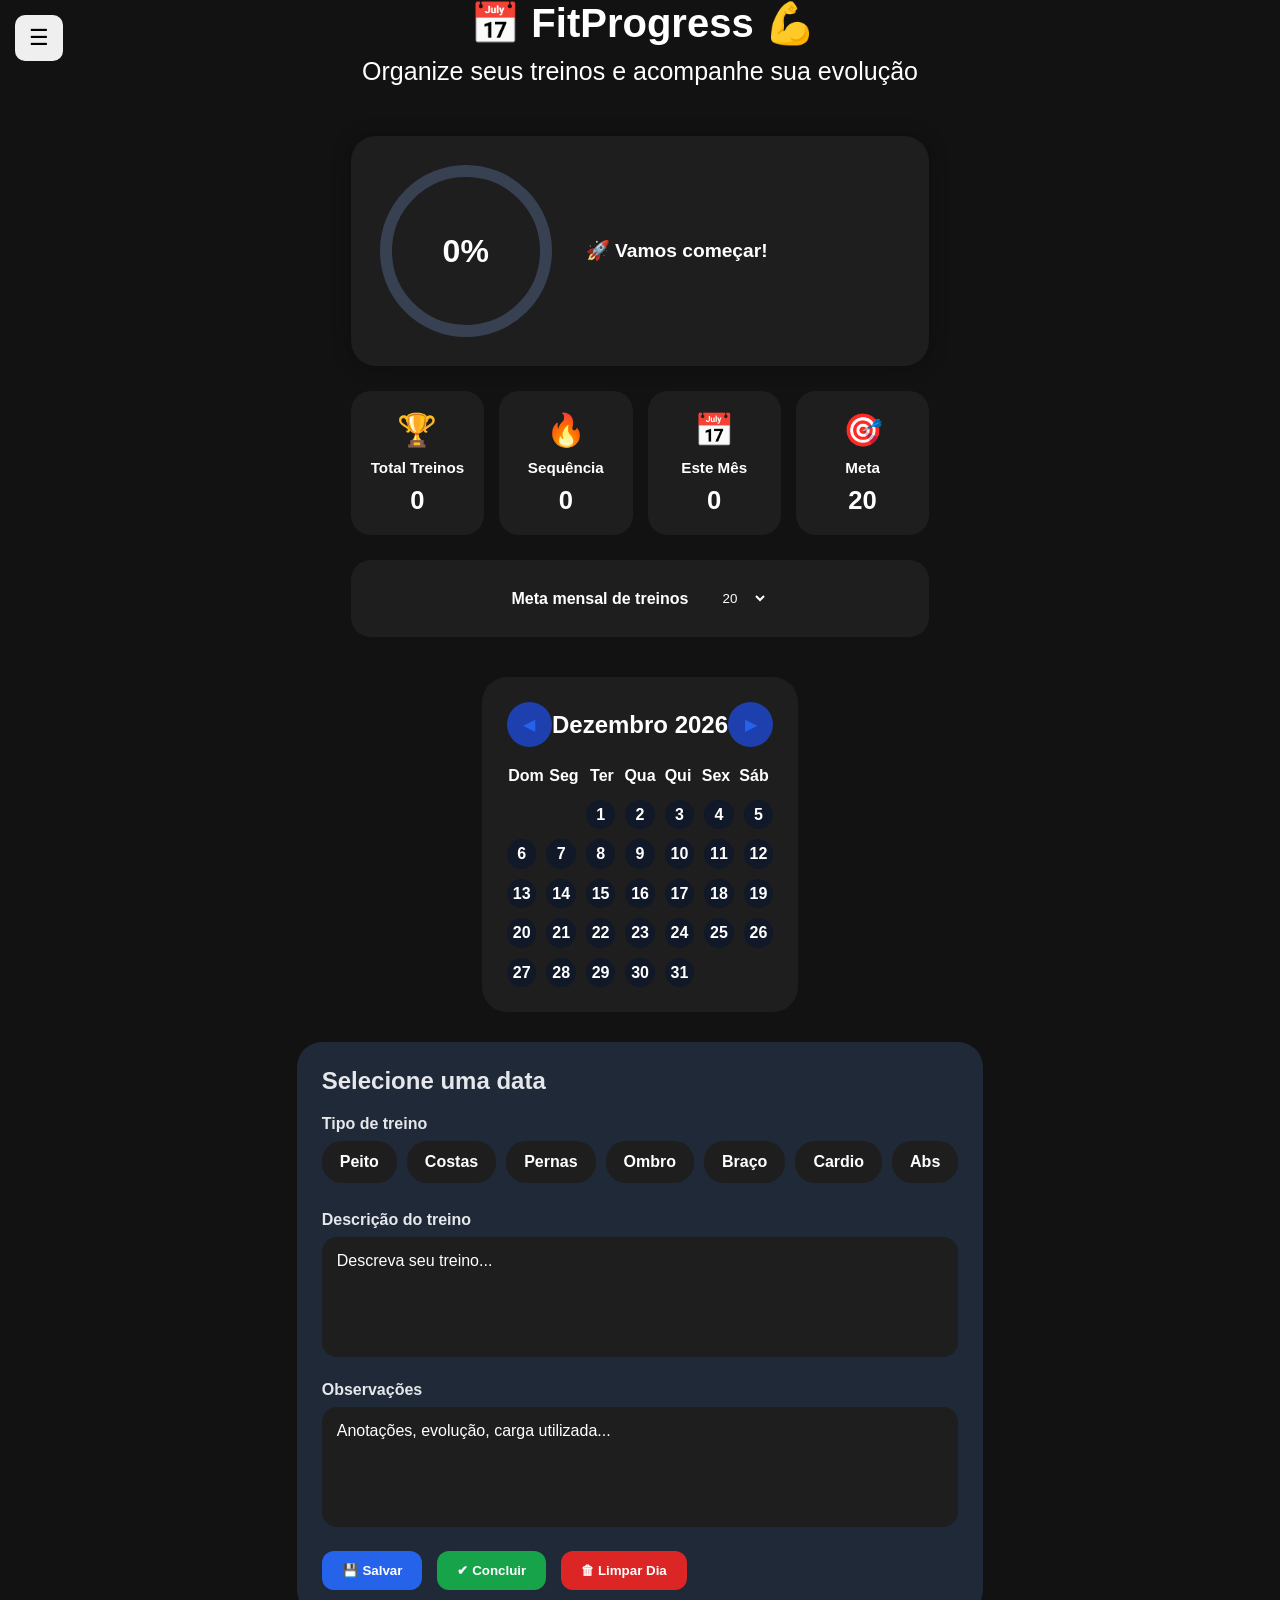
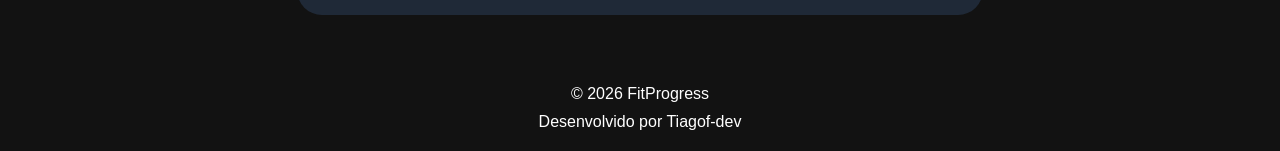
<file: index.html>
<!DOCTYPE html>
<html lang="pt-BR">

<head>

    <meta charset="UTF-8">

    <meta
        name="viewport"
        content="width=device-width, initial-scale=1.0">

    <title>FitProgress</title>
    <link rel="stylesheet" href="style.css">

    <meta name="theme-color" content="#4CAF50">

    <link rel="manifest" href="manifest.json">

</head>

<body class="dark-theme">

    <header class="header">

        <h1>📅 FitProgress 💪</h1>

        <p>
            Organize seus treinos e acompanhe sua evolução
        </p>

        <button id="menuBtn" aria-label="Abrir menu">
            ☰
        </button>

    </header>

    <aside id="sidebar">

        <nav class="sidebar-nav" aria-label="Navegação principal">

            <a
                class="sidebar-link active"
                href="index.html"
                aria-current="page">

                🏠 Início

            </a>

            <a
                class="sidebar-link"
                href="historico.html">

                📚 Histórico

            </a>

        </nav>

        <hr>

        <button id="lightTheme">
            ☀️ Tema Claro
        </button>

        <button id="darkTheme">
            🌙 Tema Escuro
        </button>

    </aside>

    <main>

    <!-- DASHBOARD -->

    <section id="homePage" class="page active">

            <section class="dashboard">

                <div class="dashboard-top">

                    <div class="progress-card">

                        <div class="circle-container">

                            <svg
                                class="progress-svg"
                                width="180"
                                height="180">

                                <circle
                                    class="circle-bg"
                                    cx="90"
                                    cy="90"
                                    r="80">
                                </circle>

                                <circle
                                    class="circle-progress"
                                    cx="90"
                                    cy="90"
                                    r="80">
                                </circle>

                            </svg>

                            <div id="progressPercent">

                                0%

                            </div>

                        </div>

                        <div
                            id="motivationalMessage"
                            class="motivational-message">

                            🚀 Vamos começar!

                        </div>

                    </div>

                </div>

                <div class="stats-grid">

                    <div class="stat-card">

                        <span class="stat-icon">
                            🏆
                        </span>

                        <h3>Total Treinos</h3>

                        <p id="totalTreinos">
                            0
                        </p>

                    </div>

                    <div class="stat-card">

                        <span class="stat-icon">
                            🔥
                        </span>

                        <h3>Sequência</h3>

                        <p id="sequenciaAtual">
                            0
                        </p>

                    </div>

                    <div class="stat-card">

                        <span class="stat-icon">
                            📅
                        </span>

                        <h3>Este Mês</h3>

                        <p id="treinosMes">
                            0
                        </p>

                    </div>

                    <div class="stat-card">

                        <span class="stat-icon">
                            🎯
                        </span>

                        <h3>Meta</h3>

                        <p id="metaAtual">
                            20
                        </p>

                    </div>

                </div>

                <!-- META -->

                <div class="meta-card">

                    <label for="metaMensal">

                        Meta mensal de treinos

                    </label>

                    <select id="metaMensal">

                        <option value="10">10</option>

                        <option value="15">15</option>

                        <option
                            value="20"
                            selected>

                            20

                        </option>

                        <option value="25">25</option>

                        <option value="30">30</option>

                    </select>

                </div>

            </section>

            <!-- CALENDÁRIO -->

            <section class="calendar-section">

                <div class="calendar-header">

                    <button
                        id="prevMonth"
                        class="month-btn">

                        ◀

                    </button>

                    <h2 id="monthYear">

                        Junho 2026

                    </h2>

                    <button
                        id="nextMonth"
                        class="month-btn">

                        ▶

                    </button>

                </div>

                <div class="weekdays">

                    <div>Dom</div>
                    <div>Seg</div>
                    <div>Ter</div>
                    <div>Qua</div>
                    <div>Qui</div>
                    <div>Sex</div>
                    <div>Sáb</div>

                </div>

                <div id="calendar">

                </div>

            </section>

            <!-- DIA SELECIONADO -->

            <section class="selected-day-card">

                <h2 id="selectedDate">

                    Selecione uma data

                </h2>

                <div class="form-group">

                    <label>

                        Tipo de treino

                    </label>

                    <div class="treinos-grid">

                        <label class="chip">
                            <input type="checkbox" value="Peito">
                            <span>Peito</span>
                        </label>

                        <label class="chip">
                            <input type="checkbox" value="Costas">
                            <span>Costas</span>
                        </label>

                        <label class="chip">
                            <input type="checkbox" value="Pernas">
                            <span>Pernas</span>
                        </label>

                        <label class="chip">
                            <input type="checkbox" value="Ombro">
                            <span>Ombro</span>
                        </label>

                        <label class="chip">
                            <input type="checkbox" value="Braços">
                            <span>Braço</span>
                        </label>

                        <label class="chip">
                            <input type="checkbox" value="Cardio">
                            <span>Cardio</span>
                        </label>

                        <label class="chip">
                            <input type="checkbox" value="Abdômen">
                            <span>Abs</span>
                        </label>

                    </div>

                </div>

                <div class="form-group">

                    <label>

                        Descrição do treino

                    </label>

                    <textarea
                        id="descricaoTreino"
                        placeholder="Descreva seu treino..."></textarea>

                </div>

                <div class="form-group">

                    <label>

                        Observações

                    </label>

                    <textarea
                        id="observacoes"
                        placeholder="Anotações, evolução, carga utilizada..."></textarea>

                </div>

                <div class="action-buttons">

                    <button
                        type="button"
                        id="btnSalvar"
                        class="btn btn-save">
                        💾 Salvar
                    </button>

                    <button
                        type="button"
                        id="btnConcluir"
                        class="btn btn-complete">
                        ✔ Concluir
                    </button>

                    <button
                        type="button"
                        id="btnLimpar"
                        class="btn btn-delete">
                        🗑 Limpar Dia
                    </button>

                </div>

            </section>

                <div id="modalConfirmar" class="modal hidden">

                        <div class="modal-content">

                            <p>
                                Deseja apagar este treino?
                            </p>

                            <div class="modal-buttons">

                                <button type="button" id="btnCancelarModal">
                                    Cancelar
                                </button>

                                <button type="button" id="btnConfirmarModal">
                                    Confirmar
                                </button>

                            </div>
                        </div>

                </div>


    </section>

    </main>

     <!-- FOOTER -->

            <footer>

                <p>

                    ©
                    <span id="anoAtual"></span>

                    FitProgress

                </p>

                <p>

                    Desenvolvido por Tiagof-dev

                </p>

            </footer>

    <script src="script.js"></script>
</body>

</html>
</file>
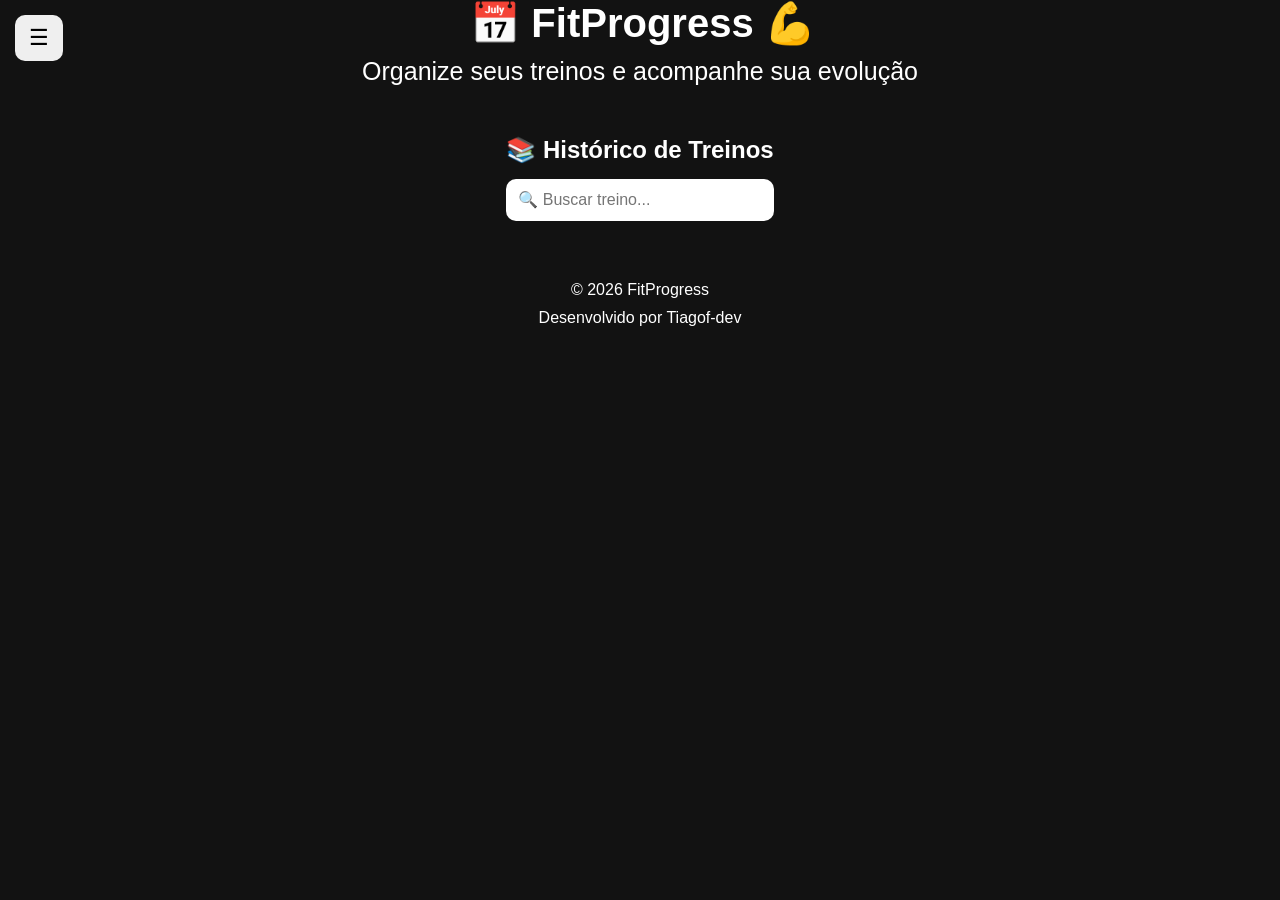
<file: historico.html>
<!DOCTYPE html>
<html lang="pt-BR">

<head>

    <meta charset="UTF-8">

    <meta
        name="viewport"
        content="width=device-width, initial-scale=1.0">

    <title>FitProgress - Histórico</title>
    <link rel="stylesheet" href="style.css">

    <meta name="theme-color" content="#4CAF50">

    <link rel="manifest" href="manifest.json">

</head>

<body class="dark-theme">

    <header class="header">

        <h1>📅 FitProgress 💪</h1>

        <p>
            Organize seus treinos e acompanhe sua evolução
        </p>

        <button id="menuBtn" aria-label="Abrir menu">
            ☰
        </button>

    </header>

    <aside id="sidebar">

        <nav class="sidebar-nav" aria-label="Navegação principal">

            <a
                class="sidebar-link"
                href="index.html">

                🏠 Início

            </a>

            <a
                class="sidebar-link active"
                href="historico.html"
                aria-current="page">

                📚 Histórico

            </a>

        </nav>

        <hr>

        <button id="lightTheme">
            ☀️ Tema Claro
        </button>

        <button id="darkTheme">
            🌙 Tema Escuro
        </button>

    </aside>

    <main>

        <section id="historyPage" class="page active">

            <div class="history-page-header">

                <h2>
                    📚 Histórico de Treinos
                </h2>

                <input
                    type="text"
                    id="searchHistory"
                    placeholder="🔍 Buscar treino..."
                >

            </div>

            <div
                id="historyGrid"
                class="history-grid">

            </div>

        </section>

    </main>

    <footer>

        <p>

            ©
            <span id="anoAtual"></span>

            FitProgress

        </p>

        <p>

            Desenvolvido por Tiagof-dev

        </p>

    </footer>

    <script src="script.js"></script>

</body>

</html>
</file>
<file: style.css>
/* RESET */

:root{

    --bg:#121212;
    --card:#1e1e1e;
    --text:#ffffff;
    --accent:#ff9800;

}

.light-theme{

    --bg:#f5f5f5;
    --card:#ffffff;
    --text:#222222;
    --accent:#ff9800;

}

.dark-theme{

    --bg:#121212;
    --card:#1e1e1e;
    --text:#ffffff;
    --accent:#ff9800;

}

*{
    margin:0;
    padding:0;
    box-sizing:border-box;
    font-family:Arial, Helvetica, sans-serif;
}

/**{
    border:1px solid red;
}*/

/* BODY */

body{

    background:
    var(--bg);

    color:
    var(--text);

    transition:background .3s, color .3s;

    min-height:100vh;
    /*padding:20px;*/
}

/* HEADER */

.header{
    text-align:center;
    margin-bottom:30px;
}

.header h1{
    font-size:2.2rem;
    margin-bottom:10px;
    margin-left: 5px;
}

.header p{
    color:var(--text);
}

/* DASHBOARD */

.dashboard{
    max-width:1200px;
    margin:auto;
    margin-bottom:40px;
}

.dashboard-top{
    display:flex;
    justify-content:center;
    margin-bottom:25px;
}

.progress-card{
    background:var(--card);
    width:100%;
    max-width:600px;
    border-radius:25px;
    padding:25px;
    box-shadow:0 0 20px rgba(0,0,0,.3);

    display:flex;
    align-items:center;
    gap:30px;
}

/* CÍRCULO */

.circle-container{
    position:relative;
    width:180px;
    height:180px;
    flex-shrink:0;
}

.progress-svg{
    transform:rotate(-90deg);
}

.circle-bg{
    fill:none;
    stroke:#374151;
    stroke-width:12;
}

.circle-progress{
    fill:none;
    stroke:#22c55e;
    stroke-width:12;
    stroke-linecap:round;

    stroke-dasharray:502;
    stroke-dashoffset:502;

    transition:all .8s ease;
}

#progressPercent{
    position:absolute;
    inset:0;

    display:flex;
    justify-content:center;
    align-items:center;

    font-size:2rem;
    font-weight:bold;
}

/* MENSAGEM */

.motivational-message{
    font-size:1.2rem;
    line-height:1.5;
    font-weight:bold;
}

/* STATS */

.stats-grid{
    display:grid;
    grid-template-columns:repeat(4,1fr);
    gap:15px;
}

.stat-card{
    background:var(--card);
    border-radius:20px;
    padding:20px;
    text-align:center;
    transition:.3s;
}

.stat-card:hover{
    transform:translateY(-4px);
}

.stat-icon{
    font-size:2rem;
    display:block;
    margin-bottom:10px;
}

.stat-card h3{
    font-size:.95rem;
    color:var(--text);
    margin-bottom:10px;
}

.stat-card p{
    font-size:1.6rem;
    font-weight:bold;
}

/* META */

.meta-card{
    margin-top:25px;

    background:var(--card);

    border-radius:20px;

    padding:20px;

    display:flex;
    justify-content:center;
    align-items:center;
    gap:15px;

    flex-wrap:wrap;
}

.meta-card label{
    font-weight:bold;
}

.meta-card select{
    padding:10px 15px;
    border:none;
    border-radius:10px;
    background:var(--card);
    color:var(--text);
}

/* CALENDÁRIO */

.calendar-section{
    max-width:1024px;
    margin:auto;

    background:var(--card);

    border-radius:25px;

    padding:25px;

    margin-bottom:30px;
}

.calendar-header{
    display:flex;
    justify-content:space-between;
    align-items:center;

    margin-bottom:20px;
}

.calendar-header h2{
    text-align:center;
}

.month-btn{
    border:none;
    cursor:pointer;

    background:#1e40af;
    color:#2563eb;

    width:45px;
    height:45px;

    border-radius:50%;

    font-size:1rem;

    transition:.3s;
}

.month-btn:hover{
    background:#2563eb;
}

.weekdays{
    display:grid;
    grid-template-columns:repeat(7,1fr);

    text-align:center;

    margin-bottom:15px;

    color:var(--text);

    font-weight:bold;
}

#calendar{
    display:grid;
    grid-template-columns:repeat(7,1fr);
    gap:10px;
}

.day{
    aspect-ratio:1/1;

    background:#111827;

    color:white;

    border-radius:15px;

    display:flex;
    justify-content:center;
    align-items:center;

    cursor:pointer;

    transition:.3s;

    font-weight:bold;
}

.day:hover{
    transform:scale(1.05);
}

.day.empty{
    visibility:hidden;
}

.day.selected{
    background:#2563eb;
}

.day.planned{
    border:2px solid #2563eb;
}

.day.completed{
    background:#16a34a;
}

/* CARD DO DIA */

.selected-day-card{
    max-width:1200px;
    margin:auto;

    color:var(--text);

    background: #1f2937;

    border-radius:25px;

    padding:25px;

    margin-bottom:30px;
}

.selected-day-card h2{
    margin-bottom:20px;
    color:#e5e7eb;
}

.form-group{
    margin-bottom:20px;
    
}

.form-group label{
    display:block;
    margin-bottom:8px;
    font-weight:bold;
    color:#e5e7eb;
}

.form-group select,
.form-group textarea{
    width:100%;

    border:none;
    outline:none;

    border-radius:15px;

    background:var(--card);

    color:#ffffff;

    padding:15px;

    font-size:1rem;
}

.form-group textarea{
    min-height:120px;
    resize:none;
    overflow:hidden;
}

.form-group textarea::placeholder{
    color:var(--text);
}

/* BOTÕES */

.action-buttons{
    display:flex;
    gap:15px;
    flex-wrap:wrap;
}

.btn{
    border:none;
    cursor:pointer;

    border-radius:12px;

    padding:12px 20px;

    color:white;

    font-weight:bold;

    transition:.3s;
}

.btn-save{
    background:#2563eb;
}

.btn-save:hover{
    background:#1d4ed8;
}

.btn-complete{
    background:#16a34a;
}

.btn-complete:hover{
    background:#15803d;
}

/* HISTÓRICO */

.history-section{
    max-width:1200px;
    margin:auto;

    background:var(--card);

    border-radius:25px;

    padding:25px;
}

.history-section h2{
    margin-bottom:20px;
}

#historyList{
    display:flex;
    flex-direction:column;
    gap:12px;
}

.history-item{
    background:var(--card);

    border-radius:15px;

    padding:15px;

    border-left:4px solid #22c55e;
}

.history-item strong{
    display:block;
    margin-bottom:5px;
}

/* FOOTER */

footer{
    text-align:center;
    margin-top:20px;
    margin-bottom: 20px;
    color:var(--text);
    
}

footer p{
    margin-top:5px;
    margin-bottom: 10px;
}

/* RESPONSIVO */

@media(max-width:900px){

    .stats-grid{
        grid-template-columns: repeat(2, 1fr);
    }

    .progress-card{
        flex-direction:column;
        text-align:center;
    }

}

@media(max-width:768px){

    body{
        padding:15px;
    }

    #calendar{
        gap:6px;
    }

    .day{
        font-size:.9rem;
    }

}

@media(max-width:500px){

    .stats-grid{
        grid-template-columns: repeat(2, 1fr);
    }

    .weekdays{
        font-size:.8rem;
    }

    .day{
        font-size:.8rem;
    }

    .calendar-header h2{
        font-size:1rem;
    }

    .action-buttons{
        flex-direction:column;
    }

    .btn{
        width:100%;
    }

}

@media(max-width:768px){

    .history-grid{

        grid-template-columns: repeat(2, 1fr);

    }

}

@media(min-width:769px){

    .history-grid{

        grid-template-columns: repeat(2, 1fr);

    }

}

@media(min-width:992px){

    #menuBtn{

        display:block;

    }

    #sidebar{

        left:0;

        transform: none;

        display:flex;

    }

    #homePage,
    #historyPage{

        padding: 20px;
        display:flex;
        flex-direction:column;
        align-items: center;

    }

}


@media(max-width: 600px) {
    .header h1 {
        font-size: 25px;
        padding-left: 8px;
}

    .header p {
        font-size: 14px;
        padding-top: 14px;
    }
}

@media(min-width: 601px) and (max-width: 999px) {

    .header h1 {
        font-size: 30px;
}

    .header p {
        font-size: 20px;
       
    }


}

@media(min-width: 1000px) {

    .header h1 {
        font-size: 40px;
}

    .header p {
        font-size: 25px;
        
    }
}
.treinos-grid{
    display:flex;
    flex-wrap:wrap;
    gap:10px;
}

.chip{
    cursor:pointer;
}

.chip input{
    display:none;
}

.chip span{
    display:block;

    padding:10px 16px;

    border-radius:20px;

    background:var(--card);
    border:2px solid transparent;

    transition:.3s;

    color:var(--text);
}

.chip input:checked + span{
    background:#2563eb;
    border-color:#2563eb;
}

.btn-delete{

    background:#dc2626;

}

.btn-delete:hover{

    background:#b91c1c;

}

.history-description,
.history-observation{

    overflow-wrap: anywhere;

    margin-top:8px;

    padding:8px;

    border-radius:8px;

    background:rgba(255,255,255,.05);

    white-space:pre-wrap;

}

.history-page-header{

    display:flex;

    flex-direction:column;

    gap:15px;

    margin-bottom:20px;

}

.history-page-header input{

    padding:12px;

    border:none;

    border-radius:10px;

    font-size:16px;

}

.history-grid{

    display:grid;
    
    overflow-wrap: anywhere;

    width: 100%;

    overflow-x: hidden;

    grid-template-columns: repeat(auto-fit, minmax(250px, 1fr));

    gap:20px;

}

.page{

    /*width:100%;*/

    transition:
    transform .35s ease,
    opacity .35s ease;

}

.active{

    opacity:1;

    transform:translateX(0);

}

.hidden{

    opacity:0;

    /*transform:translateX(40px);*/

    pointer-events:none;

    position:absolute;

}

#menuBtn{

    position:fixed;

    top:15px;

    left:15px;

    z-index:1001;

    border:none;

    border-radius:10px;

    padding:10px 14px;

    font-size:22px;

    cursor:pointer;

}

#sidebar{

    position:fixed;

    top:0;

    left:-280px;

    width:260px;

    height:100%;

    padding:20px;

    display:flex;

    flex-direction:column;

    gap:12px;

    transition:.35s;

    z-index:1000;

    background: rgba(30, 30, 30, .9);

    backdrop-filter: blur(8px);

    border-right: 1px solid rgba(255, 255, 255, 0.1);

}

.sidebar-nav{

    display:flex;

    flex-direction:column;

    gap:12px;

}

.sidebar-link{

    display:block;

    padding:12px;

    border-radius:10px;

    cursor:pointer;

    text-decoration:none;

    color:var(--text);

    background:rgba(255,255,255,.08);

    transition:.3s;

}

.sidebar-link:hover,
.sidebar-link.active{

    background:#2563eb;

    color:#ffffff;

}

#sidebar.open{

    left:0;

}

#sidebar button{

    padding:12px;

    border:none;

    border-radius:10px;

    cursor:pointer;

}

.modal{

    position:fixed;

    inset:0;

    background:
    rgba(0,0,0,.5);

    display:flex;

    justify-content:center;

    align-items:center;

    z-index:9999;

}

.modal.hidden{

    display:none;

}

.modal-content{

    background:#222;

    padding:20px;

    border-radius:10px;

    text-align:center;

}

.modal-content p {
    padding: 5px;
    color: #ffffff;
}
.modal-buttons{

    display:flex;

    gap:10px;

    justify-content:center;

    margin-top:15px;

}

#btnCancelarModal {
    background: #ff0000;
    border: 2px solid #ccc;
    border-radius: 5px;
    padding: 5px;
}

#btnConfirmarModal {
    background: #16a34a;
    border: 2px solid #ccc;
    border-radius: 5px;
    padding: 5px;
}
</file>
